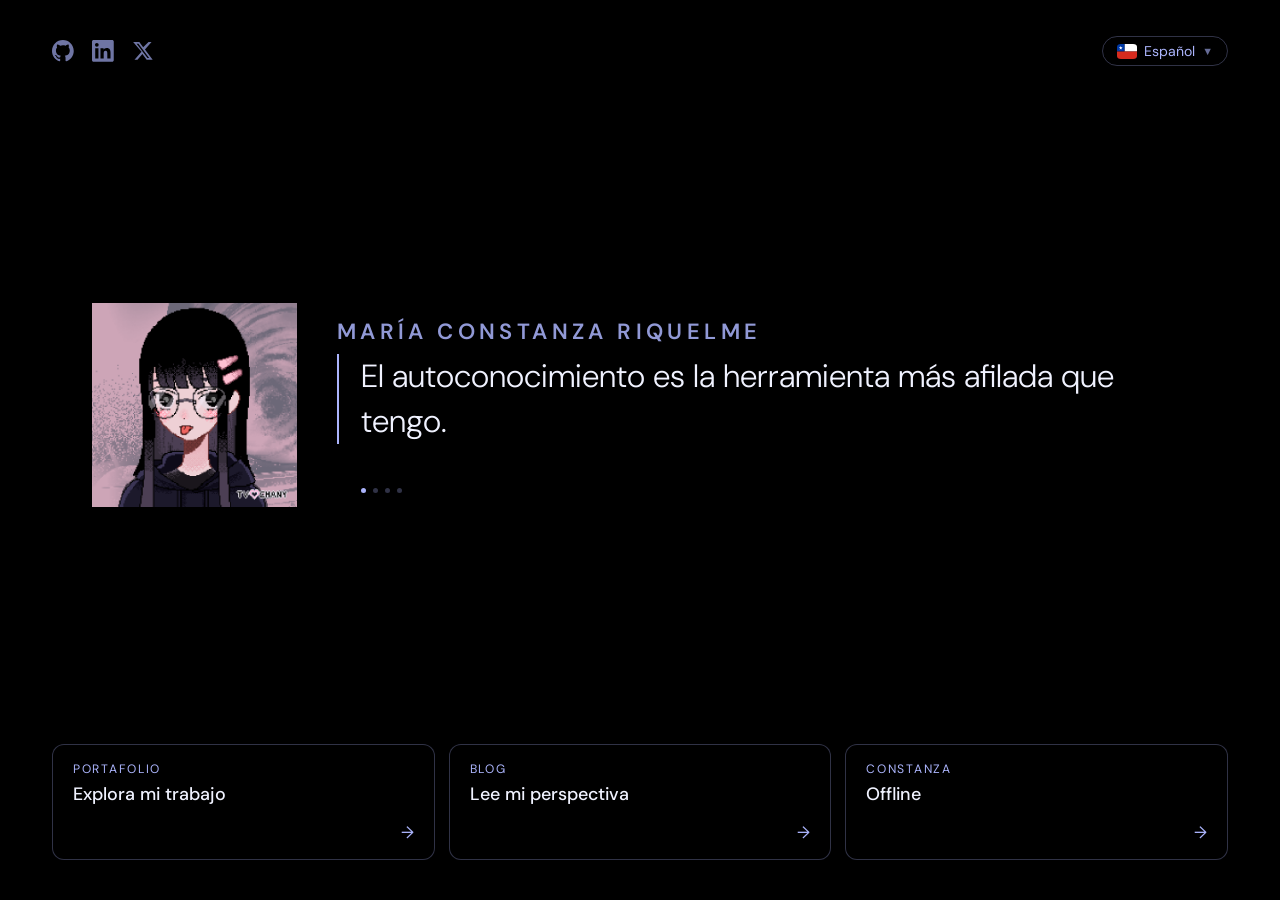
<file: apps/landing/index.html>
<!DOCTYPE html>
<html lang="es">
<head>
  <meta charset="UTF-8" />
  <meta name="viewport" content="width=device-width, initial-scale=1.0" />
  <title>María Constanza Riquelme</title>
  <link rel="preconnect" href="https://fonts.googleapis.com" />
  <link rel="preconnect" href="https://fonts.gstatic.com" crossorigin />
  <link href="https://fonts.googleapis.com/css2?family=DM+Sans:ital,wght@0,300;0,400;0,500;1,300&family=DM+Mono:wght@400;500&display=swap" rel="stylesheet" />
  <link rel="stylesheet" href="style.css" />
  <script src="script.js" defer></script>
</head>
<body>

  <!-- TOP BAR -->
  <header class="top-bar">
    <nav class="social-icons">
      <a href="https://github.com/raiksha" target="_blank" rel="noopener" aria-label="GitHub">
        <svg viewBox="0 0 24 24" xmlns="http://www.w3.org/2000/svg">
          <path d="M12 0C5.37 0 0 5.37 0 12c0 5.3 3.44 9.8 8.2 11.38.6.1.82-.26.82-.58v-2.03c-3.34.72-4.04-1.61-4.04-1.61-.54-1.38-1.33-1.75-1.33-1.75-1.08-.74.08-.73.08-.73 1.2.09 1.83 1.23 1.83 1.23 1.07 1.83 2.8 1.3 3.48 1 .1-.78.42-1.3.76-1.6-2.67-.3-5.47-1.33-5.47-5.93 0-1.31.47-2.38 1.24-3.22-.14-.3-.54-1.52.1-3.18 0 0 1.01-.32 3.3 1.23a11.5 11.5 0 0 1 3-.4c1.02 0 2.04.13 3 .4 2.28-1.55 3.29-1.23 3.29-1.23.64 1.66.24 2.88.12 3.18.77.84 1.23 1.91 1.23 3.22 0 4.61-2.81 5.63-5.48 5.92.43.37.81 1.1.81 2.22v3.29c0 .32.22.7.83.58C20.56 21.8 24 17.3 24 12c0-6.63-5.37-12-12-12z"/>
        </svg>
      </a>
      <a href="https://www.linkedin.com/in/mariariquelme-dev/" target="_blank" rel="noopener" aria-label="LinkedIn">
        <svg viewBox="0 0 24 24" xmlns="http://www.w3.org/2000/svg">
          <path d="M20.447 20.452h-3.554v-5.569c0-1.328-.027-3.037-1.852-3.037-1.853 0-2.136 1.445-2.136 2.939v5.667H9.351V9h3.414v1.561h.046c.477-.9 1.637-1.85 3.37-1.85 3.601 0 4.267 2.37 4.267 5.455v6.286zM5.337 7.433a2.062 2.062 0 0 1-2.063-2.065 2.064 2.064 0 1 1 2.063 2.065zm1.782 13.019H3.555V9h3.564v11.452zM22.225 0H1.771C.792 0 0 .774 0 1.729v20.542C0 23.227.792 24 1.771 24h20.451C23.2 24 24 23.227 24 22.271V1.729C24 .774 23.2 0 22.222 0h.003z"/>
        </svg>
      </a>
      <a href="https://x.com/raiksha_dev" target="_blank" rel="noopener" aria-label="Twitter / X">
        <svg viewBox="0 0 24 24" xmlns="http://www.w3.org/2000/svg">
          <path d="M18.244 2.25h3.308l-7.227 8.26 8.502 11.24H16.17l-4.714-6.231-5.401 6.231H2.744l7.737-8.835L1.254 2.25H8.08l4.261 5.636 5.903-5.636zm-1.161 17.52h1.833L7.084 4.126H5.117z"/>
        </svg>
      </a>
    </nav>

    <div class="lang-wrapper">
      <button class="lang-btn" id="lang-btn" aria-label="Cambiar idioma">
        <img class="flag-icon" src="\shared\cl.svg" alt="Bandera de Chile" />
        <span id="lang-label-btn">Español</span>
        <span class="chevron">▼</span>
      </button>
      <div class="lang-dropdown" id="lang-dropdown" role="listbox">
        <div class="lang-option selected" role="option" data-lang="es">
          <img class="flag-icon" src="\shared\cl.svg" alt="Bandera de Chile" />
          Español
        </div>
        <div class="lang-option" role="option" data-lang="en">
          <img class="flag-icon" src="\shared\gb.svg" alt="Bandera de UK" />
          English
        </div>
      </div>
    </div>
  </header>

  <!-- CENTER: picture + nombre / frases -->
  <main class="center-content">
    <div class="main-picture">
      <img src="foto-de-perfil.png" alt="Foto de María Constanza Riquelme" />
    </div>
    <div class="text-group">
      <p class="name">María Constanza Riquelme</p>
      <div class="quote-area">
        <div class="quote-inner">
          <p class="quote visible" id="quote-text">El autoconocimiento es la herramienta más afilada que tengo.</p>
          <p class="quote-attr visible" id="quote-attr"></p>
          <div class="dots" id="dots">
            <span class="dot active" data-index="0"></span>
            <span class="dot" data-index="1"></span>
            <span class="dot" data-index="2"></span>
            <span class="dot" data-index="3"></span>
          </div>
        </div>
      </div>
    </div>
  </main>

  <!-- CARDS -->
  <footer class="links-row">

    <!-- Portafolio -->
    <a class="link-card card-portfolio" href="https://portfolio.mariariquelme.dev">
      <div class="terminal-bg">
        <div class="term-lines" id="term-lines"></div>
      </div>
      <div class="title-shield"></div>
      <div class="link-card-content">
        <span class="link-label" id="label-portfolio">Portafolio</span>
        <span class="link-title" id="title-portfolio">Explora mi trabajo</span>
        <span class="link-arrow">→</span>
      </div>
    </a>

    <!-- Blog -->
    <a class="link-card card-blog" href="https://blog.mariariquelme.dev">
      <div class="doc-bg">
        <div class="doc-lines" id="doc-lines"></div>
      </div>
      <div class="link-card-content">
        <span class="link-label">Blog</span>
        <span class="link-title" id="title-blog">Lee mi perspectiva</span>
        <span class="link-arrow">→</span>
      </div>
    </a>

    <!-- Constanza -->
    <a class="link-card card-constanza" href="https://constanza.mariariquelme.dev">
      <svg class="vine-svg" id="vine-svg" viewBox="0 0 200 116" preserveAspectRatio="none">
        <rect class="vine-border" x="1" y="1" width="198" height="114" rx="11"/>
        <ellipse class="leaf" cx="36"  cy="2"   rx="5" ry="3"   transform="rotate(-30 36 2)"/>
        <ellipse class="leaf" cx="80"  cy="1.5" rx="4" ry="2.5" transform="rotate(15 80 1.5)"/>
        <ellipse class="leaf" cx="140" cy="2"   rx="4" ry="2.5" transform="rotate(-20 140 2)"/>
        <ellipse class="leaf" cx="176" cy="20"  rx="4" ry="2.5" transform="rotate(60 176 20)"/>
        <ellipse class="leaf" cx="197" cy="55"  rx="4" ry="2.5" transform="rotate(80 197 55)"/>
      </svg>
      <div class="link-card-content">
        <span class="link-label">Constanza</span>
        <span class="link-title" id="title-constanza">Offline</span>
        <span class="link-arrow">→</span>
      </div>
    </a>

  </footer>


</body>
</html>
</file>
<file: apps/landing/style.css>
*, *::before, *::after {
  box-sizing: border-box;
  margin: 0;
  padding: 0;
}

:root {
  --bg: #000000;
  --accent: #abb4fc;
  --text: #f0f2ff;
  --green: #6dbf7e;
  --green-term: #4afa8a;
  --border: rgba(171, 180, 252, 0.28);
  --border-hover: rgba(171, 180, 252, 0.75);
}

html, body {
  height: 100%;
  overflow: hidden;
}

body {
  background: var(--bg);
  color: var(--text);
  font-family: 'DM Sans', sans-serif;
  display: flex;
  flex-direction: column;
  min-height: 100vh;
  padding: 36px 52px 40px;
}

/* ── TOP BAR ── */
.top-bar {
  display: flex;
  justify-content: space-between;
  align-items: center;
  flex-shrink: 0;
}

.social-icons {
  display: flex;
  gap: 18px;
  align-items: center;
}

.social-icons a {
  display: flex;
  align-items: center;
  opacity: 0.65;
  transition: opacity 0.2s;
}

.social-icons a:hover { opacity: 1; }

.social-icons svg {
  width: clamp(20px, 1.7vw, 28px);
  height: clamp(20px, 1.7vw, 28px);
  fill: var(--accent);
}

/* ── LANGUAGE SELECTOR ── */
.lang-wrapper {
  position: relative;
}

.lang-btn {
  font-family: 'DM Sans', sans-serif;
  font-size: clamp(13px, 1.1vw, 16px);
  color: var(--accent);
  border: 1px solid var(--border);
  border-radius: 20px;
  padding: 5px 14px;
  background: transparent;
  cursor: pointer;
  display: flex;
  align-items: center;
  gap: 7px;
  transition: border-color 0.2s;
}

.lang-btn:hover { border-color: var(--border-hover); }

.lang-btn .chevron {
  font-size: clamp(10px, 0.85vw, 14px);
  opacity: 0.6;
  transition: transform 0.2s;
}

.lang-btn.open .chevron { transform: rotate(180deg); }

.flag-icon {
  border-radius: 20%;
  width: clamp(20px, 1.1vw, 24px);
  height: auto;
}

.lang-dropdown {
  display: none;
  position: absolute;
  top: calc(100% + 8px);
  right: 0;
  background: #3b4560;
  border: 1px solid var(--border);
  border-radius: 12px;
  overflow: hidden;
  min-width: 148px;
  z-index: 100;
  box-shadow: 0 8px 24px rgba(0,0,0,0.25);
}

.lang-dropdown.open { display: block; }

.lang-option {
  padding: 10px 16px;
  font-size: clamp(13px, 1.1vw, 16px);
  color: var(--text);
  cursor: pointer;
  display: flex;
  align-items: center;
  gap: 9px;
  transition: background 0.15s;
}

.lang-option:hover { background: rgba(171, 180, 252, 0.12); }
.lang-option.selected { color: var(--accent); }

/* ── CENTER CONTENT ── */
.center-content {
  flex: 1;
  display: grid;
  grid-template-columns: 16vw minmax(0, 1fr); 
  align-items: center; 
  justify-content: center;

  gap: 40px; /* El espacio entre foto y texto */
  padding: 40px; 
  width: 100%;       /* Ocupa todo el ancho disponible */
  max-width: 1200px; 
  margin: 0 auto;    /* Centra el contenedor en la pantalla */
}

.main-picture img {
  width: 100%;
  height: auto;
  display: block;
}

.text-group {
  display: flex;
  flex-direction: column;
  justify-content: center;
  max-width: 900px;
}


.name {
  font-size: clamp(12px, 2.5vw, 22px);
  font-weight: 600;
  color: var(--accent);
  letter-spacing: 0.2em;
  text-transform: uppercase;
  opacity: 0.85;
  text-align: left;
  margin-bottom: 8px;
}

/* ── QUOTES ── */
.quote-area {
  min-height: 100px;
  display: flex;
  align-items: flex-start;
}

.quote-inner { width: 100%; }

.quote {
  font-size: clamp(24px, 2.5vw, 35px);
  font-weight: 300;
  color: var(--text);
  line-height: 1.4;
  max-width: cqw(80%);
  border-left: 2px solid var(--accent);
  padding-left: 22px;
  opacity: 0;
  transform: translateY(10px);
  transition: opacity 0.55s ease, transform 0.55s ease;
}

.quote.visible {
  opacity: 1;
  transform: translateY(0);
}

.quote-attr {
  font-size: clamp(12px, 1.8vw, 18px);
  font-style: italic;
  color: var(--accent);
  margin-top: 10px;
  padding-left: 24px;
  letter-spacing: 0.04em;
  opacity: 0;
  transition: opacity 0.55s ease 0.2s;
  min-height: 18px;
}

.quote-attr.visible { opacity: 0.65; }

.dots {
  display: flex;
  gap: 7px;
  padding-left: 24px;
  margin-top: 16px;
}

.dot {
  width: 5px;
  height: 5px;
  border-radius: 50%;
  background: rgba(171, 180, 252, 0.28);
  transition: background 0.3s;
  cursor: pointer;
}

.dot.active { background: var(--accent); }

/* ── CARDS ── */
.links-row {
  display: grid;
  grid-template-columns: repeat(3, 1fr);
  gap: 14px;
  flex-shrink: 0;
}

.link-card {
  border: 1px solid var(--border);
  border-radius: 12px;
  cursor: pointer;
  text-decoration: none;
  display: flex;
  flex-direction: column;
  position: relative;
  overflow: hidden;
  transition: border-color 0.3s;
  min-height: 116px;
}

.link-card-content {
  position: relative;
  z-index: 4;
  display: flex;
  flex-direction: column;
  padding: 16px 20px;
  height: 100%;
  box-sizing: border-box;
}

.link-label {
  font-size: clamp(11px, 0.95vw, 16px);
  color: var(--accent);
  letter-spacing: 0.14em;
  text-transform: uppercase;
  margin-bottom: 5px;
  transition: color 0.3s;
}

.link-title {
  font-size: clamp(16px, 1.4vw, 20px);
  color: var(--text);
  font-weight: 500;
  flex: 1;
  transition: color 0.3s;
}

.link-arrow {
  font-size: clamp(15px, 1.3vw, 22px);
  color: var(--accent);
  margin-top: 12px;
  text-align: right;
  display: block;
  transition: color 0.3s, transform 0.2s;
}

.link-card:hover .link-arrow { transform: translateX(3px); }

/* ── PORTFOLIO CARD ── */
.card-portfolio { background: var(--bg); }
.card-portfolio:hover { border-color: var(--green-term); }

.terminal-bg {
  position: absolute;
  inset: 0;
  background: #0d1117;
  opacity: 0;
  transition: opacity 0.4s ease;
  overflow: hidden;
  border-radius: 12px;
  padding: 10px 14px;
  box-sizing: border-box;
  display: flex;
  flex-direction: column;
  justify-content: flex-end;
  z-index: 1;
}

.card-portfolio:hover .terminal-bg { opacity: 1; }

.term-lines {
  font-family: 'DM Mono', monospace;
  font-size: clamp(10px, 0.85vw, 14px);
  color: var(--green-term);
  line-height: 1.7;
}

.title-shield {
  position: absolute;
  top: 0;
  left: 0;
  right: 0;
  height: 72px;
  z-index: 2;
  pointer-events: none;
  opacity: 0;
  transition: opacity 0.4s ease;
  background: linear-gradient(to bottom, #0d1117 58%, transparent);
}

.card-portfolio:hover .title-shield { opacity: 1; }
.card-portfolio:hover .link-label { color: var(--green-term); }
.card-portfolio:hover .link-title { color: var(--green-term); }
.card-portfolio:hover .link-arrow { color: var(--green-term); }

/* ── BLOG CARD ── */
.card-blog { background: var(--bg); }
.card-blog:hover { border-color: var(--accent); }

.doc-bg {
  position: absolute;
  inset: 0;
  background: #f5f5f0;
  opacity: 0;
  transition: opacity 0.4s ease;
  overflow: hidden;
  border-radius: 12px;
  padding: 52px 16px 12px;
  box-sizing: border-box;
  z-index: 1;
}

.card-blog:hover .doc-bg { opacity: 1; }
.card-blog:hover .link-label { color: #4c5772; }
.card-blog:hover .link-title { color: #4c5772; }
.card-blog:hover .link-arrow { color: #4c5772; }

.doc-lines { display: flex; flex-direction: column; gap: 6px; }

.doc-line {
  height: 6px;
  background: #c8c8c8;
  border-radius: 3px;
  flex-shrink: 0;
}

/* ── CONSTANZA CARD ── */
.card-constanza { background: var(--bg); }
.card-constanza:hover { border-color: transparent; }

.vine-svg {
  position: absolute;
  inset: -1px;
  width: calc(100% + 2px);
  height: calc(100% + 2px);
  pointer-events: none;
  opacity: 0;
  transition: opacity 0.3s ease;
  overflow: visible;
  z-index: 3;
}

.card-constanza:hover .vine-svg { opacity: 1; }

.vine-border {
  fill: none;
  stroke: var(--green);
  stroke-width: 1.5;
  stroke-dasharray: 900;
  stroke-dashoffset: 900;
}

.card-constanza:hover .vine-border {
  animation: draw-vine 1.4s ease forwards;
}

@keyframes draw-vine { to { stroke-dashoffset: 0; } }

.leaf {
  fill: var(--green);
  opacity: 0;
  transform-origin: center;
}

.card-constanza:hover .leaf { animation: bloom 0.4s ease forwards; }
.card-constanza:hover .leaf:nth-child(2) { animation-delay: 0.35s; }
.card-constanza:hover .leaf:nth-child(3) { animation-delay: 0.6s; }
.card-constanza:hover .leaf:nth-child(4) { animation-delay: 0.8s; }
.card-constanza:hover .leaf:nth-child(5) { animation-delay: 1.0s; }

@keyframes bloom {
  0%   { opacity: 0; transform: scale(0); }
  60%  { opacity: 1; transform: scale(1.2); }
  100% { opacity: 0.85; transform: scale(1); }
}

.card-constanza:hover .link-title { color: #a8e6b0; }
.card-constanza:hover .link-arrow { color: var(--green); }

/* ── RESPONSIVE ── */
@media (max-width: 640px) {
  body {
    padding: 24px 24px 28px;
    overflow: auto;
  }

  html, body { height: auto; }

  .links-row {
    grid-template-columns: 1fr;
  }

  .quote { font-size: clamp(19px, 5vw, 24px); }
}
</file>
